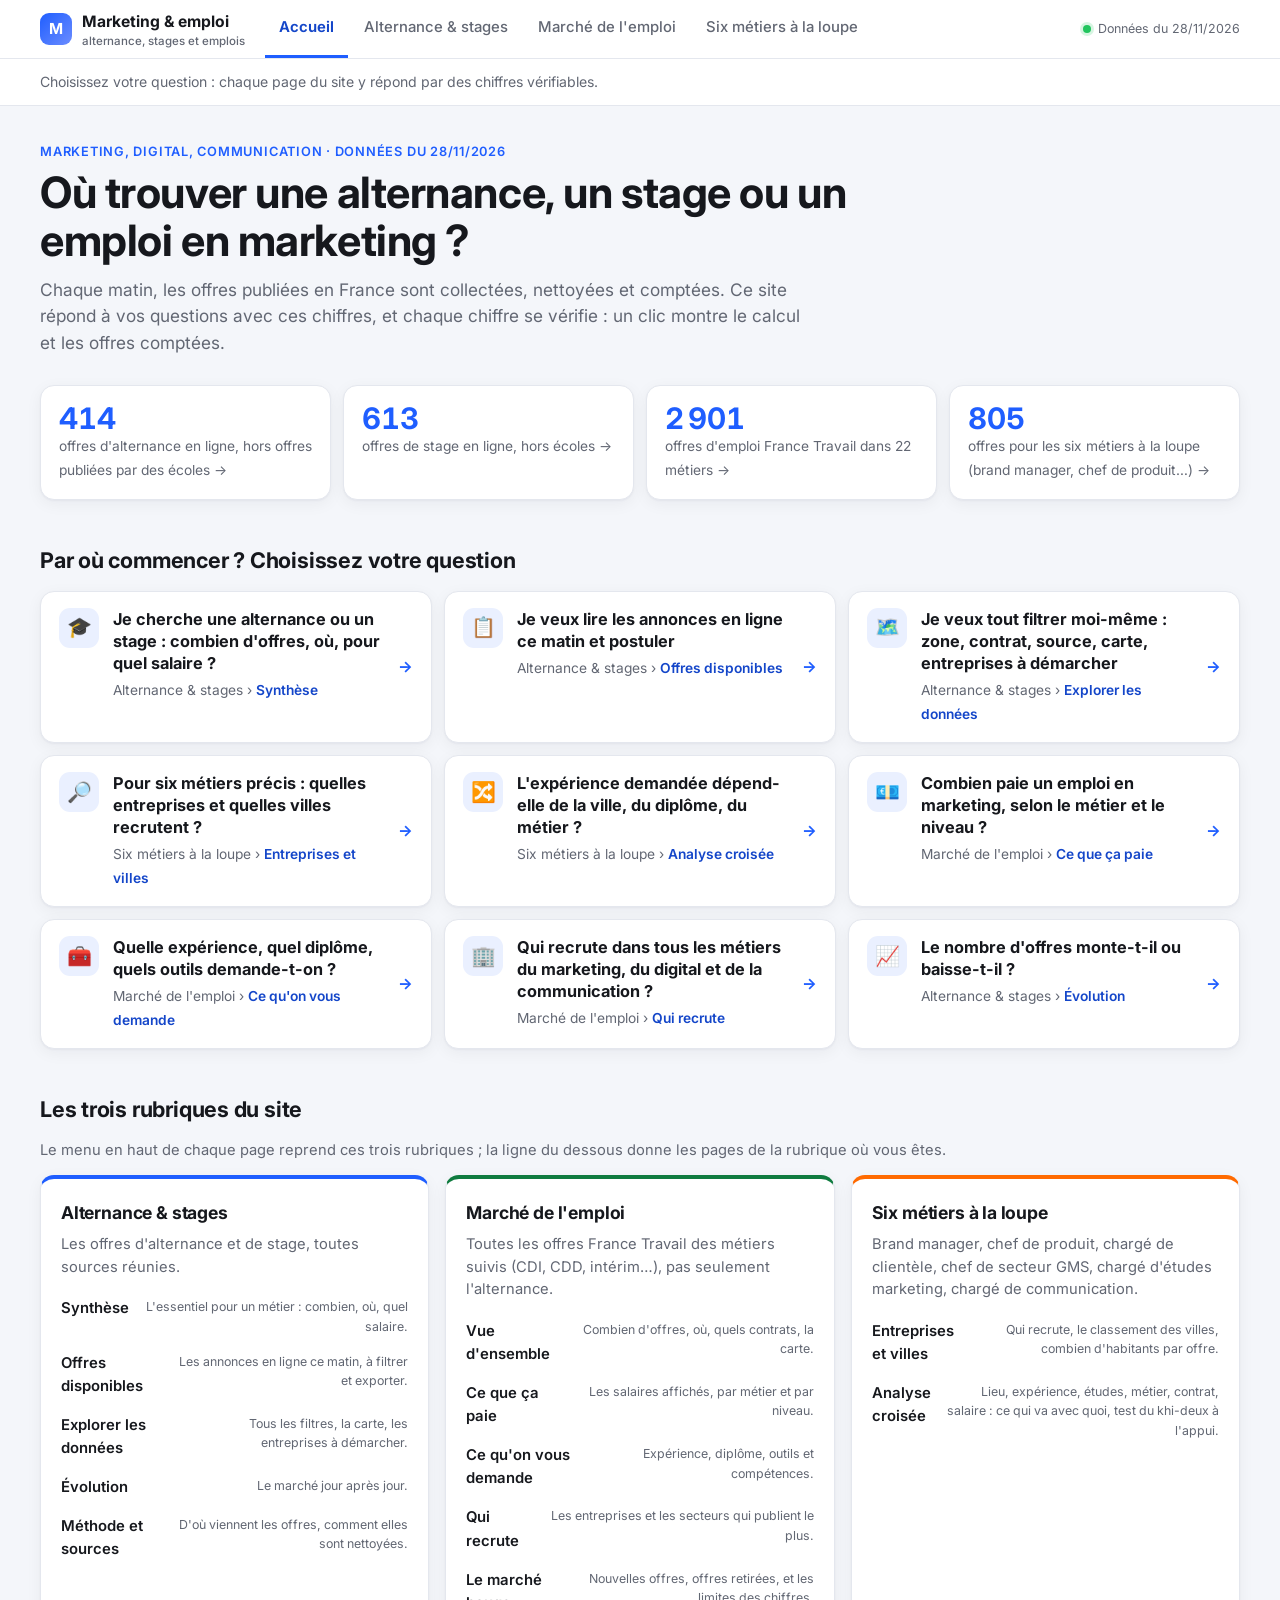
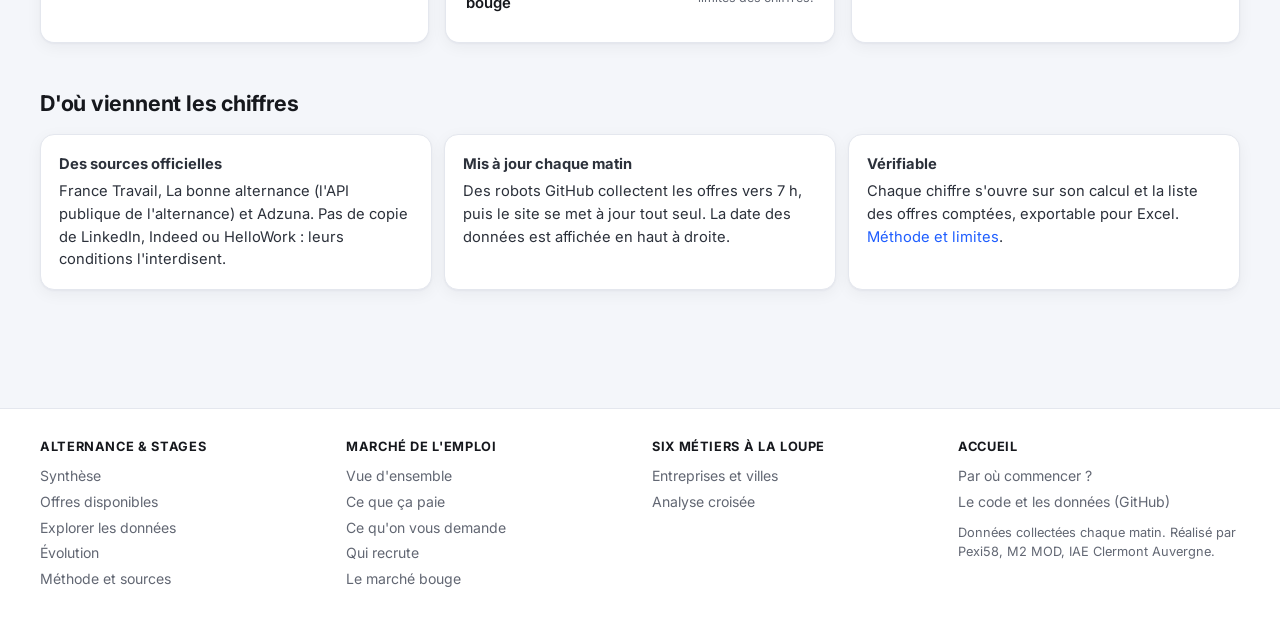
<file: index.html>
<!DOCTYPE html>
<html lang="fr">
<head>
<meta charset="utf-8">
<meta name="viewport" content="width=device-width, initial-scale=1">
<title>Marketing &amp; emploi — alternance, stages et emplois en marketing, digital et communication</title>
<meta name="description" content="Alternance, stages et emplois en marketing, digital et communication : combien d'offres, où, pour quel salaire, avec quelles compétences, chez qui. Données France Travail, La bonne alternance et Adzuna, mises à jour chaque matin ; chaque chiffre est vérifiable.">
<meta property="og:type" content="website">
<meta property="og:title" content="Marketing & emploi — alternance, stages et emplois">
<meta property="og:description" content="Combien d'offres, où, pour quel salaire, avec quelles compétences, chez qui. Mis à jour chaque matin ; chaque chiffre est vérifiable.">
<meta property="og:locale" content="fr_FR">
<meta name="twitter:card" content="summary">
<link rel="icon" href="data:image/svg+xml,%3Csvg xmlns='http://www.w3.org/2000/svg' viewBox='0 0 32 32'%3E%3Crect width='32' height='32' rx='8' fill='%231f5eff'/%3E%3Ctext x='16' y='22' font-family='Arial' font-size='18' font-weight='700' fill='white' text-anchor='middle'%3EM%3C/text%3E%3C/svg%3E">
<script>
  // Les anciens liens partagés (index.html#m=M1620) ouvraient la Synthèse d'un métier : on les y renvoie.
  if (/(^#|&)(m|c)=/.test(location.hash)) location.replace("presentation.html" + location.hash);
</script>
<link rel="preconnect" href="https://fonts.googleapis.com">
<link rel="stylesheet" href="https://fonts.googleapis.com/css2?family=Inter:wght@400;500;600;700&display=swap">
<link rel="stylesheet" href="assets/site.css?v=4">
<link rel="stylesheet" href="assets/navigation.css?v=2">
<script src="assets/navigation.js?v=2"></script>
<style>
  .accueil-hero { padding:10px 0 6px; }
  .accueil-hero h1 { font-size:clamp(1.8rem, 4vw, 2.7rem); line-height:1.12; margin:0 0 12px; max-width:820px; }
  .accueil-hero .chapo { font-size:1.12rem; color:var(--gris); max-width:760px; margin:0; }
  .chiffres a.chiffre { color:inherit; display:block; }
  .chiffres a.chiffre:hover { text-decoration:none; border-color:var(--accent); }
  .chiffres a.chiffre b { color:var(--accent); }
  .questions { display:grid; grid-template-columns:repeat(auto-fit, minmax(min(330px,100%), 1fr)); gap:12px; }
  a.question { display:flex; gap:14px; align-items:flex-start; background:#fff; border:1px solid var(--trait); border-radius:var(--rayon); padding:16px 18px; box-shadow:var(--ombre); color:var(--encre); transition:border-color .15s, transform .15s; }
  a.question:hover { text-decoration:none; border-color:var(--accent); transform:translateY(-1px); }
  a.question:focus-visible { outline:2px solid var(--accent); outline-offset:2px; }
  .question .icone { flex:none; width:40px; height:40px; border-radius:11px; display:grid; place-items:center; font-size:1.25rem; background:var(--accent-pale); }
  .question b { display:block; font-size:1.02rem; line-height:1.35; margin-bottom:4px; }
  .question span.ou { font-size:.86rem; color:var(--gris); }
  .question span.ou i { font-style:normal; font-weight:600; color:var(--accent-fonce); }
  .question .fleche { margin-left:auto; color:var(--accent); font-weight:700; align-self:center; }
  .rubriques-accueil { display:grid; grid-template-columns:repeat(auto-fit, minmax(min(300px,100%), 1fr)); gap:16px; }
  .rubrique { background:#fff; border:1px solid var(--trait); border-radius:var(--rayon); padding:20px; box-shadow:var(--ombre); border-top:4px solid var(--teinte, var(--accent)); }
  .rubrique h3 { margin:0 0 6px; font-size:1.1rem; }
  .rubrique h3 a { color:var(--encre); }
  .rubrique p { margin:0 0 12px; color:var(--gris); font-size:.92rem; }
  .rubrique ul { list-style:none; padding:0; margin:0; display:grid; gap:2px; }
  .rubrique li a { display:flex; justify-content:space-between; gap:10px; padding:7px 10px; margin:0 -10px; border-radius:8px; color:var(--encre); font-size:.93rem; }
  .rubrique li a small { color:var(--gris); text-align:right; }
  .rubrique li a:hover { background:#f3f6fc; text-decoration:none; }
  .rubrique li a:hover b { color:var(--accent); }
  .rubrique li b { font-weight:600; }
  .sources { display:grid; grid-template-columns:repeat(auto-fit, minmax(min(260px,100%), 1fr)); gap:12px; }
  .sources .carte p { margin:0; font-size:.92rem; color:#2c313b; }
  .sources .carte b { display:block; margin-bottom:4px; }
</style>
</head>
<body>
<div id="entete"></div>

<main class="page">
  <section class="hero accueil-hero">
    <p class="surtitre" id="surtitre">Marketing, digital, communication</p>
    <h1>Où trouver une alternance, un stage ou un emploi en marketing ?</h1>
    <p class="chapo">Chaque matin, les offres publiées en France sont collectées, nettoyées et comptées. Ce site répond à vos questions avec ces chiffres, et chaque chiffre se vérifie : un clic montre le calcul et les offres comptées.</p>
  </section>

  <div class="chiffres" id="chiffres" style="margin-top:22px"></div>

  <section class="section">
    <div class="section-tete"><h2>Par où commencer ? Choisissez votre question</h2></div>
    <div class="questions">
      <a class="question" href="presentation.html"><span class="icone" aria-hidden="true">🎓</span><span><b>Je cherche une alternance ou un stage : combien d'offres, où, pour quel salaire ?</b><span class="ou">Alternance &amp; stages › <i>Synthèse</i></span></span><span class="fleche" aria-hidden="true">→</span></a>
      <a class="question" href="offres.html"><span class="icone" aria-hidden="true">📋</span><span><b>Je veux lire les annonces en ligne ce matin et postuler</b><span class="ou">Alternance &amp; stages › <i>Offres disponibles</i></span></span><span class="fleche" aria-hidden="true">→</span></a>
      <a class="question" href="alternance.html"><span class="icone" aria-hidden="true">🗺️</span><span><b>Je veux tout filtrer moi-même : zone, contrat, source, carte, entreprises à démarcher</b><span class="ou">Alternance &amp; stages › <i>Explorer les données</i></span></span><span class="fleche" aria-hidden="true">→</span></a>
      <a class="question" href="metiers-cibles.html"><span class="icone" aria-hidden="true">🔎</span><span><b>Pour six métiers précis : quelles entreprises et quelles villes recrutent ?</b><span class="ou">Six métiers à la loupe › <i>Entreprises et villes</i></span></span><span class="fleche" aria-hidden="true">→</span></a>
      <a class="question" href="croisements.html"><span class="icone" aria-hidden="true">🔀</span><span><b>L'expérience demandée dépend-elle de la ville, du diplôme, du métier ?</b><span class="ou">Six métiers à la loupe › <i>Analyse croisée</i></span></span><span class="fleche" aria-hidden="true">→</span></a>
      <a class="question" href="salaires.html"><span class="icone" aria-hidden="true">💶</span><span><b>Combien paie un emploi en marketing, selon le métier et le niveau ?</b><span class="ou">Marché de l'emploi › <i>Ce que ça paie</i></span></span><span class="fleche" aria-hidden="true">→</span></a>
      <a class="question" href="exigences.html"><span class="icone" aria-hidden="true">🧰</span><span><b>Quelle expérience, quel diplôme, quels outils demande-t-on ?</b><span class="ou">Marché de l'emploi › <i>Ce qu'on vous demande</i></span></span><span class="fleche" aria-hidden="true">→</span></a>
      <a class="question" href="recruteurs.html"><span class="icone" aria-hidden="true">🏢</span><span><b>Qui recrute dans tous les métiers du marketing, du digital et de la communication ?</b><span class="ou">Marché de l'emploi › <i>Qui recrute</i></span></span><span class="fleche" aria-hidden="true">→</span></a>
      <a class="question" href="evolution.html"><span class="icone" aria-hidden="true">📈</span><span><b>Le nombre d'offres monte-t-il ou baisse-t-il ?</b><span class="ou">Alternance &amp; stages › <i>Évolution</i></span></span><span class="fleche" aria-hidden="true">→</span></a>
    </div>
  </section>

  <section class="section">
    <div class="section-tete"><h2>Les trois rubriques du site</h2><p>Le menu en haut de chaque page reprend ces trois rubriques ; la ligne du dessous donne les pages de la rubrique où vous êtes.</p></div>
    <div class="rubriques-accueil" id="rubriques"></div>
  </section>

  <section class="section">
    <div class="section-tete"><h2>D'où viennent les chiffres</h2></div>
    <div class="sources">
      <div class="carte"><p><b>Des sources officielles</b>France Travail, La bonne alternance (l'API publique de l'alternance) et Adzuna. Pas de copie de LinkedIn, Indeed ou HelloWork : leurs conditions l'interdisent.</p></div>
      <div class="carte"><p><b>Mis à jour chaque matin</b>Des robots GitHub collectent les offres vers 7 h, puis le site se met à jour tout seul. La date des données est affichée en haut à droite.</p></div>
      <div class="carte"><p><b>Vérifiable</b>Chaque chiffre s'ouvre sur son calcul et la liste des offres comptées, exportable pour Excel. <a href="alternance.html#fiabilite">Méthode et limites</a>.</p></div>
    </div>
  </section>
</main>

<script src="data/accueil.js"></script>
<script src="data/historique/stats.js"></script>
<script>
(() => {
  const A = window.ACCUEIL || {}, E = window.EVOLUTION || {};
  const jour = (E.jours || []).slice(-1)[0] || {};
  const nb = n => n == null ? "—" : Number(n).toLocaleString("fr-FR");
  const dateFr = d => { const m = /^(\d{4})-(\d{2})-(\d{2})/.exec(d || ""); return m ? `${m[3]}/${m[2]}/${m[1]}` : ""; };
  const date = A.date || jour.date;
  if (date) {
    document.getElementById("surtitre").textContent = `Marketing, digital, communication · données du ${dateFr(date)}`;
    Navigation.poser(`Données du ${dateFr(date)}`);
  }
  document.getElementById("chiffres").innerHTML = [
    ["presentation.html", jour.alternance, "offres d'alternance en ligne, hors offres publiées par des écoles", "Alternance & stages"],
    ["presentation.html#c=stage", jour.stage, "offres de stage en ligne, hors écoles", "Alternance & stages"],
    ["marche.html", A.emplois, `offres d'emploi France Travail dans ${A.metiers_suivis || 22} métiers`, "Marché de l'emploi"],
    ["metiers-cibles.html", A.six_metiers, "offres pour les six métiers à la loupe (brand manager, chef de produit…)", "Six métiers"],
  ].filter(c => c[1] != null).map(([url, v, l, r]) =>
    `<a class="chiffre" href="${url}"><b>${nb(v)}</b><span>${l} →</span></a>`).join("");
  // Les trois rubriques, avec leurs pages : la même liste que le menu (assets/navigation.js).
  const teintes = { alternance: "#1f5eff", marche: "#0f7b3f", six: "#ff6a00" };
  document.getElementById("rubriques").innerHTML = Navigation.RUBRIQUES.slice(1).map(r => `
    <div class="rubrique" style="--teinte:${teintes[r.id]}"><h3><a href="${r.url}">${r.titre}</a></h3><p>${r.dit}</p>
      <ul>${r.pages.map(([p, l, d]) => `<li><a href="${p}"><b>${l}</b><small>${d || ""}</small></a></li>`).join("")}</ul></div>`).join("");
})();
</script>
</body>
</html>
</file>
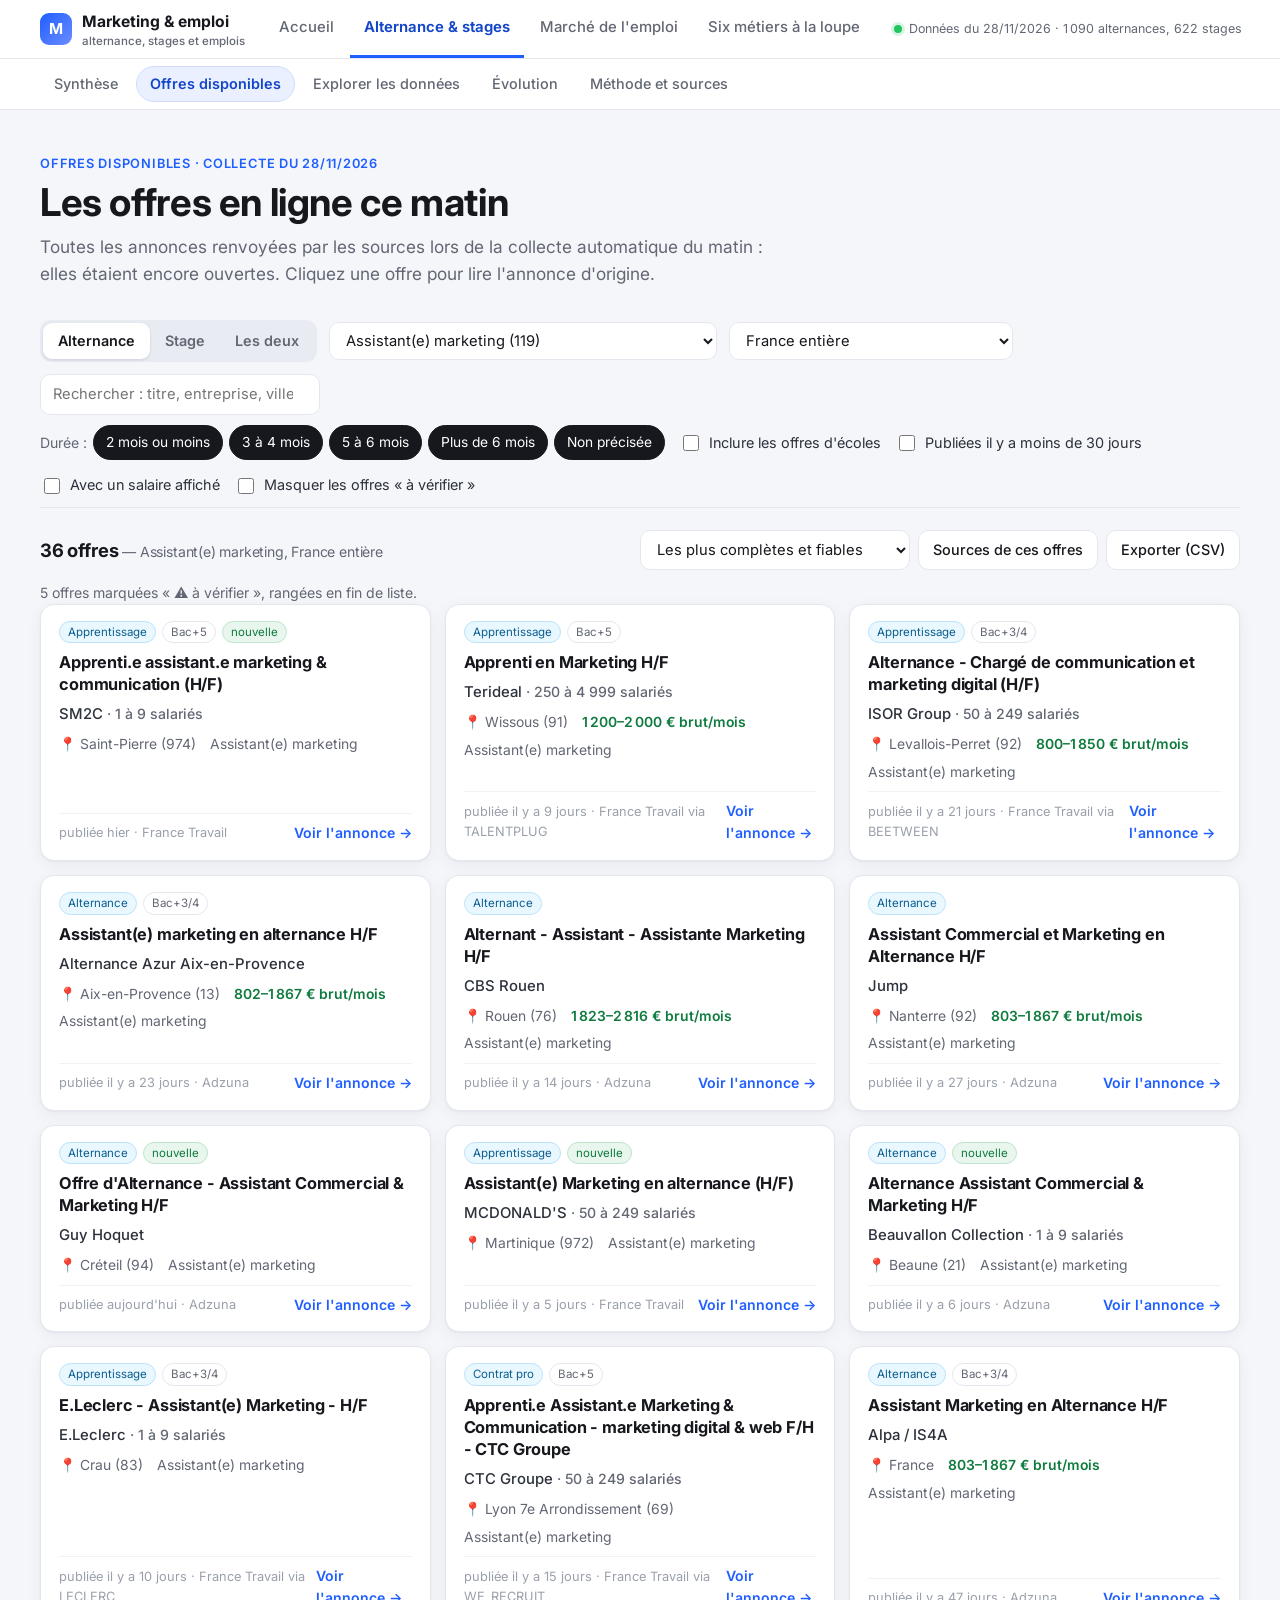
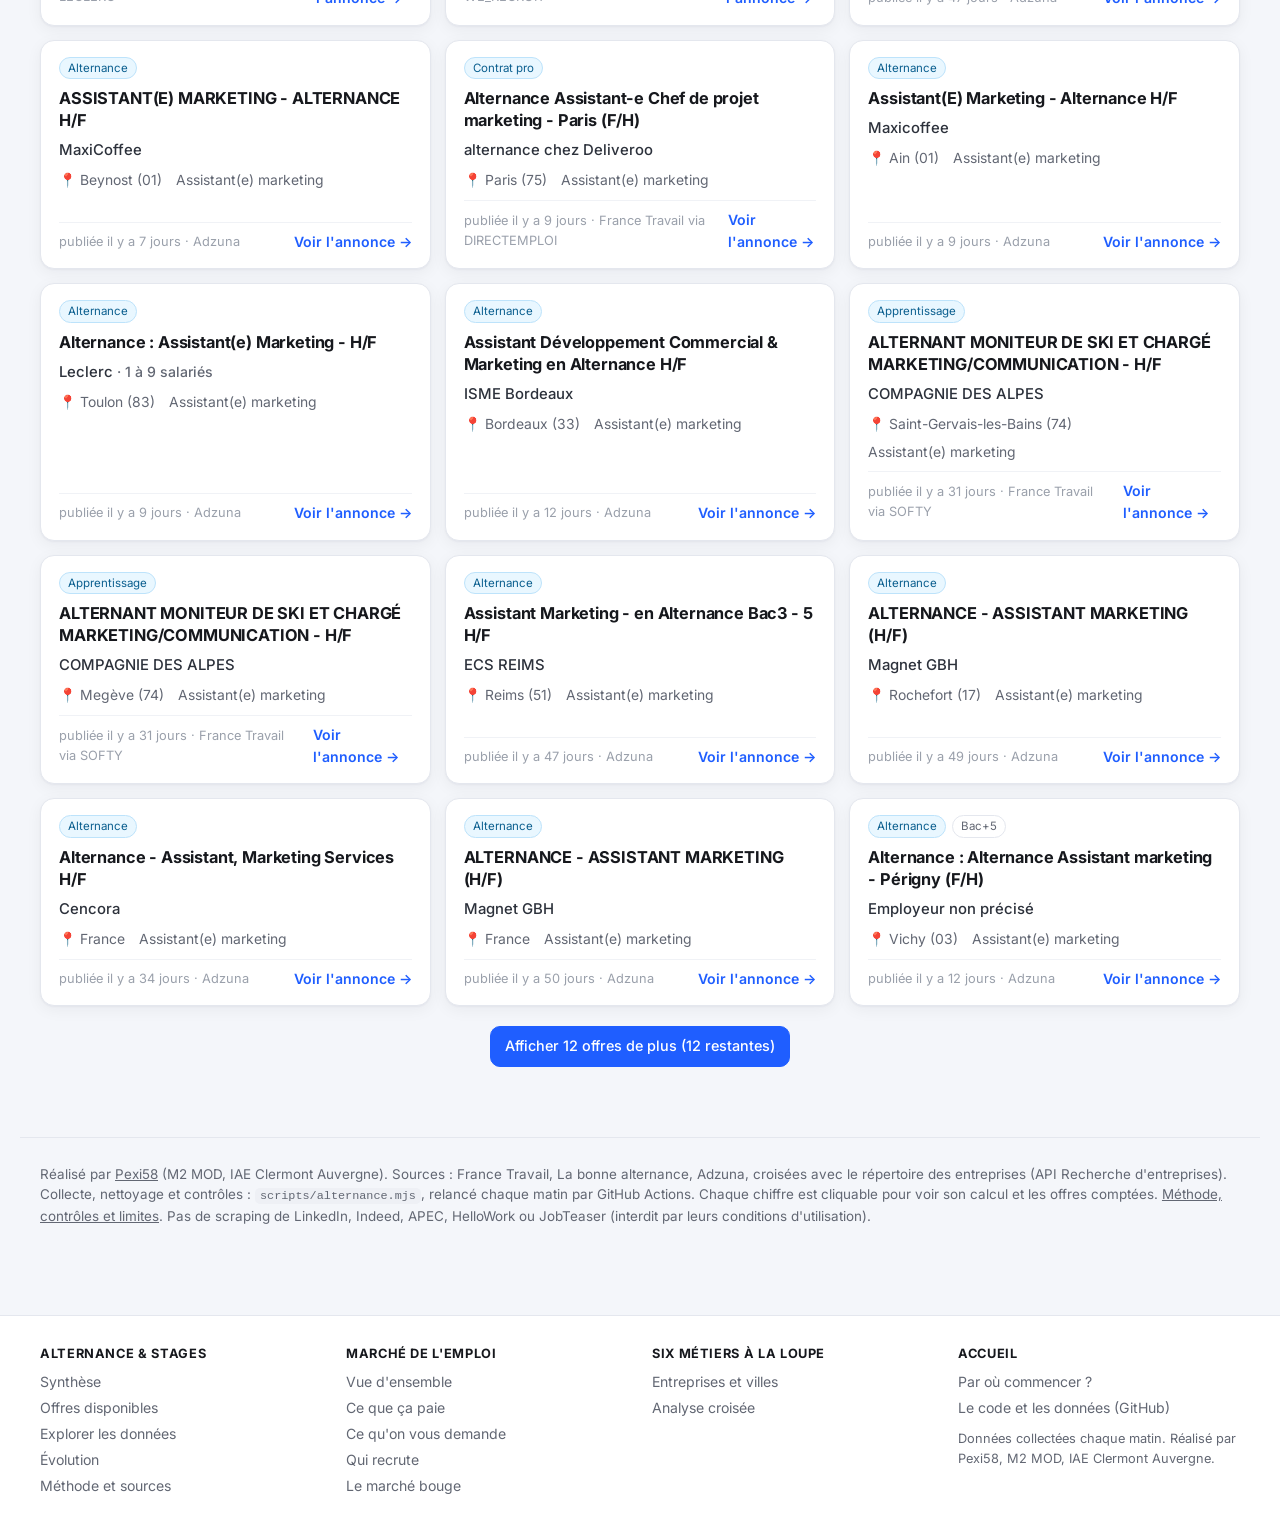
<file: offres.html>
<!DOCTYPE html>
<html lang="fr">
<head>
<meta charset="utf-8">
<meta name="viewport" content="width=device-width, initial-scale=1">
<title>Offres disponibles — alternance et stages en marketing, digital et communication</title>
<meta name="description" content="Alternance et stages en marketing, digital et communication : combien d'offres, où, pour quel salaire, avec quelles compétences. Données France Travail, La bonne alternance et Adzuna, mises à jour chaque matin ; chaque chiffre est vérifiable.">
<meta property="og:type" content="website">
<meta property="og:title" content="Offres disponibles — alternance et stages en marketing">
<meta property="og:description" content="Alternance et stages en marketing, digital et communication : combien d'offres, où, pour quel salaire, avec quelles compétences. Données France Travail, La bonne alternance et Adzuna, mises à jour chaque matin ; chaque chiffre est vérifiable.">
<meta property="og:locale" content="fr_FR">
<meta name="twitter:card" content="summary">
<link rel="icon" href="data:image/svg+xml,%3Csvg xmlns='http://www.w3.org/2000/svg' viewBox='0 0 32 32'%3E%3Crect width='32' height='32' rx='8' fill='%231f5eff'/%3E%3Ctext x='16' y='22' font-family='Arial' font-size='18' font-weight='700' fill='white' text-anchor='middle'%3EA%3C/text%3E%3C/svg%3E">
<link rel="preconnect" href="https://fonts.googleapis.com">
<link rel="stylesheet" href="https://fonts.googleapis.com/css2?family=Inter:wght@400;500;600;700&display=swap">
<link rel="stylesheet" href="assets/site.css?v=4">
<link rel="stylesheet" href="assets/verif.css?v=1">
<style>
  .filtres2 { display:flex; gap:14px; flex-wrap:wrap; align-items:center; margin-top:10px; }
  .filtres2[hidden] { display:none; }
  .resultats-tete { display:flex; align-items:center; gap:12px; flex-wrap:wrap; margin:22px 0 12px; }
  .resultats-tete h2 { font-size:1.15rem; margin:0; }
  .resultats-tete .droite { margin-left:auto; display:flex; gap:8px; flex-wrap:wrap; }
  .offres { display:grid; grid-template-columns:repeat(auto-fill, minmax(min(360px,100%), 1fr)); gap:14px; }
  .offre { display:flex; flex-direction:column; gap:8px; background:var(--carte); border:1px solid var(--trait); border-radius:var(--rayon); padding:16px 18px; box-shadow:var(--ombre); transition:border-color .15s, transform .15s; }
  .offre:hover { border-color:#b9ccff; transform:translateY(-1px); }
  .offre .etiquettes { display:flex; gap:6px; flex-wrap:wrap; }
  .offre h3 { font-size:1.02rem; line-height:1.35; margin:0; }
  .offre h3 a { color:var(--encre); } .offre h3 a:hover { color:var(--accent); }
  .offre .qui { font-weight:500; color:#2c313b; font-size:.93rem; }
  .offre .infos { color:var(--gris); font-size:.87rem; display:flex; gap:6px 14px; flex-wrap:wrap; }
  .offre .sal { color:var(--vert); font-weight:600; }
  .offre .bas { margin-top:auto; display:flex; align-items:center; gap:10px; padding-top:8px; border-top:1px solid #f0f2f6; font-size:.8rem; color:var(--gris-clair); }
  .offre .bas a { margin-left:auto; font-weight:600; font-size:.88rem; }
  .vide-offres { text-align:center; padding:40px 20px; color:var(--gris); }
  input.champ[type=search] { min-width:min(280px, 100%); }
</style>
<link rel="stylesheet" href="assets/navigation.css?v=2">
<script src="assets/navigation.js?v=2"></script>
</head>
<body>
<div id="entete"></div>

<main class="page">
  <section class="hero">
    <p class="surtitre" id="o-surtitre">Offres disponibles</p>
    <h1>Les offres en ligne ce matin</h1>
    <p class="chapo">Toutes les annonces renvoyées par les sources lors de la collecte automatique du matin : elles étaient encore ouvertes. Cliquez une offre pour lire l'annonce d'origine.</p>
  </section>

  <div class="selection"><div class="selection-int">
    <div class="segments" id="o-contrat" role="group" aria-label="Type d'offre">
      <button data-c="alternance">Alternance</button><button data-c="stage">Stage</button><button data-c="tous">Les deux</button>
    </div>
    <select class="champ" id="o-metier" aria-label="Métier"></select>
    <select class="champ" id="o-zone" aria-label="Zone"></select>
    <input class="champ" id="o-mot" type="search" placeholder="Rechercher : titre, entreprise, ville…" aria-label="Recherche">
  </div>
  <div class="filtres2">
    <div id="o-durees-bloc" class="puces" aria-label="Durée du stage"></div>
    <label class="case"><input type="checkbox" id="o-ecoles"> Inclure les offres d'écoles</label>
    <label class="case"><input type="checkbox" id="o-recentes"> Publiées il y a moins de 30 jours</label>
    <label class="case"><input type="checkbox" id="o-salaire"> Avec un salaire affiché</label>
    <label class="case"><input type="checkbox" id="o-fiables"> Masquer les offres « à vérifier »</label>
  </div></div>

  <div class="resultats-tete">
    <h2 id="o-compte">Offres</h2>
    <div class="droite">
      <select class="champ" id="o-tri" aria-label="Trier">
        <option value="fiabilite">Les plus complètes et fiables</option><option value="date">Les plus récentes</option><option value="salaire">Salaire affiché</option><option value="ville">Ville (A → Z)</option>
      </select>
      <button class="bouton" id="o-verif">Sources de ces offres</button>
      <button class="bouton" id="o-csv">Exporter (CSV)</button>
    </div>
  </div>
  <p class="note retirees" id="o-retirees"></p>
  <div class="offres" id="o-liste"></div>
  <div style="text-align:center;margin-top:20px"><button class="bouton plein" id="o-plus" hidden>Afficher plus d'offres</button></div>
</main>

<div id="pied"></div>

<script src="data/alternance.js"></script>
<script src="assets/site.js?v=7"></script>
<script src="assets/verif.js?v=2"></script>
<script src="assets/offres.js?v=3"></script>
</body>
</html>
</file>
<file: assets/site.css>
/* ============================================================
   site.css — le style commun des pages Synthèse, Explorer et Offres.
   (Les pages du cours gardent assets/commun.css.)
   ============================================================ */
:root {
  --encre:#16181d; --gris:#626773; --gris-clair:#9aa0ab; --fond:#f4f6fa; --carte:#fff; --trait:#e4e7ee;
  --accent:#1f5eff; --accent-fonce:#1446c9; --accent-pale:#eaf0ff; --orange:#ff6a00; --vert:#0f7b3f; --rouge:#c5221f;
  --rayon:14px; --ombre:0 1px 2px rgba(16,24,40,.04), 0 4px 16px rgba(16,24,40,.05);
  --police:"Inter", system-ui, -apple-system, "Segoe UI", Roboto, sans-serif;
}
* { box-sizing:border-box; }
html { scroll-behavior:smooth; scroll-padding-top:130px; }
body { margin:0; font:15.5px/1.55 var(--police); color:var(--encre); background:var(--fond); -webkit-font-smoothing:antialiased; }
a { color:var(--accent); text-decoration:none; } a:hover { text-decoration:underline; }
h1, h2, h3 { letter-spacing:-.01em; }
code { font-size:.88em; background:#eef0f5; padding:1px 5px; border-radius:5px; }

/* ---- En-tête commun ---- */
.entete { position:sticky; top:0; z-index:50; background:rgba(255,255,255,.92); backdrop-filter:saturate(1.4) blur(10px); border-bottom:1px solid var(--trait); }
.entete-int { max-width:1240px; margin:0 auto; padding:10px 20px; display:flex; align-items:center; gap:22px; flex-wrap:wrap; }
.marque { display:flex; align-items:center; gap:10px; font-weight:700; color:var(--encre); white-space:nowrap; }
.marque:hover { text-decoration:none; }
.marque i { width:30px; height:30px; border-radius:9px; background:linear-gradient(135deg, var(--accent), #6b8cff); display:grid; place-items:center; color:#fff; font-style:normal; font-size:.9rem; }
.marque small { display:block; font-weight:500; color:var(--gris); font-size:.74rem; line-height:1.1; }
.menu { display:flex; gap:4px; flex-wrap:wrap; }
.menu a { padding:7px 13px; border-radius:9px; color:var(--gris); font-weight:500; font-size:.92rem; }
.menu a:hover { background:#f0f2f7; color:var(--encre); text-decoration:none; }
.menu a.ici { background:var(--accent-pale); color:var(--accent-fonce); font-weight:600; }
.fraicheur { margin-left:auto; font-size:.8rem; color:var(--gris); display:flex; align-items:center; gap:7px; }
.fraicheur::before { content:""; width:8px; height:8px; border-radius:50%; background:#22c55e; box-shadow:0 0 0 3px rgba(34,197,94,.18); }

/* ---- Mise en page ---- */
.page { max-width:1240px; margin:0 auto; padding:26px 20px 70px; }
.hero { padding:18px 0 8px; }
.hero .surtitre { color:var(--accent); font-weight:600; font-size:.8rem; text-transform:uppercase; letter-spacing:.06em; margin:0 0 6px; }
.hero h1 { font-size:clamp(1.6rem, 3.2vw, 2.4rem); line-height:1.15; margin:0 0 10px; }
.hero p.chapo { font-size:1.08rem; color:var(--gris); margin:0; max-width:760px; }
.section { margin-top:44px; }
.section-tete { display:flex; align-items:baseline; gap:12px; margin-bottom:14px; flex-wrap:wrap; }
.section-tete h2 { font-size:1.35rem; margin:0; }
.section-tete .num { color:var(--accent); font-weight:700; font-size:.85rem; background:var(--accent-pale); border-radius:7px; padding:2px 8px; }
.section-tete p { margin:0; color:var(--gris); font-size:.92rem; flex-basis:100%; }
.grille { display:grid; grid-template-columns:repeat(auto-fit, minmax(min(420px,100%), 1fr)); gap:16px; }
.large { grid-column:1 / -1; }

/* ---- Cartes et graphiques ---- */
.carte { background:var(--carte); border:1px solid var(--trait); border-radius:var(--rayon); padding:18px; box-shadow:var(--ombre); }
.carte h3 { margin:0 0 10px; font-size:1rem; }
.carte h3 small { font-weight:400; color:var(--gris); }
.zone { position:relative; height:320px; }
.note { color:var(--gris); font-size:.88rem; }
.lecture { margin:12px 0 0; font-size:.92rem; line-height:1.5; color:#2c313b; }
.lecture b:first-child { color:var(--accent); }

/* ---- Chiffres-clés ---- */
.chiffres { display:grid; grid-template-columns:repeat(auto-fit, minmax(min(210px,100%), 1fr)); gap:12px; }
.chiffre { background:var(--carte); border:1px solid var(--trait); border-radius:var(--rayon); padding:16px 18px; box-shadow:var(--ombre); transition:border-color .15s, transform .15s; }
.chiffre b { display:block; font-size:1.85rem; line-height:1.1; color:var(--encre); font-variant-numeric:tabular-nums; }
.chiffre span { color:var(--gris); font-size:.86rem; }
.chiffre.verifiable:hover { transform:translateY(-1px); }
.chiffre.fort b { color:var(--accent); }

/* ---- Barre de sélection (collante sous l'en-tête) ---- */
.selection { position:sticky; top:57px; z-index:40; background:rgba(244,246,250,.94); backdrop-filter:blur(8px); padding:10px 0; margin:14px 0 0; border-bottom:1px solid var(--trait); }
.selection-int { display:flex; gap:12px; flex-wrap:wrap; align-items:center; }
.segments { display:inline-flex; background:#e8ebf2; border-radius:11px; padding:3px; }
.segments button { font:inherit; font-size:.9rem; font-weight:600; border:0; background:transparent; color:var(--gris); padding:7px 15px; border-radius:9px; cursor:pointer; }
.segments button.actif { background:#fff; color:var(--encre); box-shadow:0 1px 3px rgba(16,24,40,.12); }
.champ { font:inherit; font-size:.92rem; padding:8px 12px; border:1px solid var(--trait); border-radius:10px; background:#fff; color:var(--encre); min-height:38px; }
select.champ { padding-right:30px; }
.champ:focus, .segments button:focus-visible, .bouton:focus-visible { outline:2px solid var(--accent); outline-offset:1px; }
.case { display:inline-flex; align-items:center; gap:7px; font-size:.9rem; color:#2c313b; cursor:pointer; }
.case input { accent-color:var(--accent); width:16px; height:16px; }
.bouton { font:inherit; font-size:.9rem; font-weight:500; padding:8px 14px; border:1px solid var(--trait); border-radius:10px; background:#fff; color:var(--encre); cursor:pointer; }
.bouton:hover { border-color:var(--accent); color:var(--accent); }
.bouton.plein { background:var(--accent); border-color:var(--accent); color:#fff; }
.bouton.plein:hover { background:var(--accent-fonce); color:#fff; }
.puces { display:flex; gap:6px; flex-wrap:wrap; }
.puces button { font:inherit; font-size:.86rem; padding:6px 12px; border:1px solid var(--trait); border-radius:99px; background:#fff; cursor:pointer; color:#2c313b; }
.puces button.actif { background:var(--encre); border-color:var(--encre); color:#fff; }

/* ---- Blocs « idée + graphique » de la synthèse ---- */
.idee { display:grid; grid-template-columns:minmax(260px, 5fr) 7fr; gap:18px; align-items:start; }
.idee .texte h2 { font-size:1.3rem; margin:4px 0 10px; }
.idee .retenir { font-size:1.05rem; line-height:1.55; background:var(--carte); border:1px solid var(--trait); border-left:4px solid var(--accent); border-radius:12px; padding:14px 16px; box-shadow:var(--ombre); }
.idee .retenir b { color:var(--accent-fonce); }
.idee .source { color:var(--gris); font-size:.82rem; margin:10px 0 0; }
.idee .graphes { display:grid; gap:16px; }
.idee .graphes.deux { grid-template-columns:1fr 1fr; }

/* ---- Sommaire latéral (grands écrans) ---- */
.avec-sommaire { display:grid; grid-template-columns:200px 1fr; gap:28px; align-items:start; }
.sommaire { position:sticky; top:140px; font-size:.88rem; }
.sommaire p { color:var(--gris-clair); text-transform:uppercase; letter-spacing:.06em; font-size:.72rem; margin:0 0 8px; font-weight:600; }
.sommaire a { display:block; color:var(--gris); padding:6px 10px; border-radius:8px; border-left:2px solid transparent; }
.sommaire a:hover { background:#eceff5; text-decoration:none; color:var(--encre); }
.sommaire a.ici { color:var(--accent-fonce); border-left-color:var(--accent); background:var(--accent-pale); font-weight:600; }

/* ---- Listes d'offres ---- */
.badge { display:inline-block; font-size:.72rem; line-height:1.6; padding:1px 8px; border-radius:99px; border:1px solid var(--trait); color:var(--gris); white-space:nowrap; background:#fff; }
.badge.ecole { background:#fff3e8; border-color:#ffd0a8; color:#a34700; }
.badge.src { background:var(--accent-pale); border-color:#cfdcff; color:var(--accent-fonce); }
.badge.ok { background:#e8f6ee; border-color:#bfe5cd; color:var(--vert); }
.badge.stage { background:#f3ecff; border-color:#dccbff; color:#5b2bbf; }
.badge.alt { background:#e9f7ff; border-color:#bde3fb; color:#0b5f8f; }

/* ---- Pied de page ---- */
.pied { max-width:1240px; margin:0 auto; padding:26px 20px 40px; color:var(--gris); font-size:.84rem; border-top:1px solid var(--trait); }
.pied a { color:var(--gris); text-decoration:underline; }

@media (max-width:1000px) { .avec-sommaire { grid-template-columns:1fr; } .sommaire { display:none; } }
@media (max-width:820px) { .idee, .idee .graphes.deux { grid-template-columns:1fr; } .fraicheur { margin-left:0; } .selection { top:0; position:relative; } }
@media (max-width:520px) { .page { padding:18px 14px 50px; } .entete-int { padding:8px 14px; gap:10px; } .zone { height:280px; } }
@media print {
  .entete, .selection, .sommaire, .pied, .lien-verif { display:none !important; }
  body { background:#fff; } .avec-sommaire { display:block; } .section { break-inside:avoid; }
  .carte, .chiffre, .idee .retenir { box-shadow:none; }
}

/* Tuiles cliquables : de vrais boutons (clavier, lecteurs d'écran), qui gardent l'allure d'une carte. */
button.chiffre { font:inherit; text-align:left; cursor:pointer; width:100%; }
.chiffre:focus-visible, .retenir:focus-visible { outline:2px solid var(--accent); outline-offset:2px; }
/* Texte lu par les lecteurs d'écran seulement (le tableau de valeurs sous chaque graphique). */
.sr-only { position:absolute; width:1px; height:1px; padding:0; margin:-1px; overflow:hidden; clip:rect(0,0,0,0); white-space:nowrap; border:0; }
/* Avertissement (stages, petits effectifs). */
.alerte { background:#fff7e6; border:1px solid #ffd591; border-left:4px solid var(--orange); border-radius:12px; padding:12px 16px; margin:16px 0 0; font-size:.93rem; }
.alerte b { color:#8a4b00; }
/* Minima légaux. */
table.legal { border-collapse:collapse; width:100%; font-size:.86rem; margin-top:12px; }
table.legal caption { text-align:left; font-weight:600; margin-bottom:6px; }
table.legal th, table.legal td { border-bottom:1px solid var(--trait); padding:5px 6px; text-align:left; }
table.legal small { color:var(--gris); }
/* À lire avec prudence (contrôles de sens). */
.vigilance li { cursor:pointer; } .vigilance li:hover b, .vigilance li:focus-visible b { text-decoration:underline; }
.titres { margin:8px 0 0; padding-left:18px; font-size:.9rem; color:var(--gris); }

/* Offres douteuses. */
.badge.alerte { background:#fff4e5; border-color:#ffc27a; color:#8a4b00; }
.sal-douteux { color:#8a4b00; text-decoration:line-through; text-decoration-color:#ffc27a; }
.retirees { margin:6px 0 0; font-size:.88rem; }

/* Petits écrans (26/11/2026) : rien ne doit dépasser de l'écran. */
.champ, select.champ { max-width:100%; min-width:0; }
table.sr-only { display:block; }   /* un tableau ignore width:1px : en bloc, il reste invisible sans élargir la page */
</file>
<file: assets/navigation.css>
/* ============================================================
   navigation.css — la barre de navigation et le plan du site,
   identiques sur toutes les pages (avec site.css ou commun.css).
   ============================================================ */
.barre-site, .plan-site {
  --n-encre:#16181d; --n-gris:#626773; --n-trait:#e4e7ee; --n-accent:#1f5eff; --n-accent-fonce:#1446c9; --n-pale:#eaf0ff;
  font-family:"Inter", system-ui, -apple-system, "Segoe UI", Roboto, sans-serif;
}
.barre-int { max-width:1240px; margin:0 auto; padding:0 20px; }

/* Ligne du haut : collante */
.barre-haut { position:sticky; top:0; z-index:60; background:rgba(255,255,255,.95); backdrop-filter:saturate(1.4) blur(10px); border-bottom:1px solid var(--n-trait); }
.barre-haut .barre-int { display:flex; align-items:center; gap:20px; min-height:58px; }
.logo { display:flex; align-items:center; gap:10px; font-weight:700; color:var(--n-encre); white-space:nowrap; text-decoration:none; font-size:.98rem; }
.logo:hover { text-decoration:none; }
.logo i { width:32px; height:32px; border-radius:9px; background:linear-gradient(135deg, var(--n-accent), #6b8cff); display:grid; place-items:center; color:#fff; font-style:normal; font-size:.95rem; flex:none; }
.logo small { display:block; font-weight:500; color:var(--n-gris); font-size:.72rem; line-height:1.15; }
.rubriques { display:flex; gap:2px; align-self:stretch; }
.rubriques a { display:flex; align-items:center; padding:0 14px; color:var(--n-gris); font-weight:500; font-size:.93rem; text-decoration:none; border-bottom:3px solid transparent; white-space:nowrap; }
.rubriques a:hover { color:var(--n-encre); text-decoration:none; background:#f5f7fb; }
.rubriques a.ici { color:var(--n-accent-fonce); border-bottom-color:var(--n-accent); font-weight:650; }
.rubriques .court { display:none; }
.fraicheur-site { margin-left:auto; font-size:.78rem; color:var(--n-gris); display:flex; align-items:center; gap:7px; white-space:nowrap; }
.fraicheur-site::before { content:""; width:8px; height:8px; border-radius:50%; background:#22c55e; box-shadow:0 0 0 3px rgba(34,197,94,.18); flex:none; }

/* Ligne du bas : les pages de la rubrique */
.barre-bas { background:#fff; border-bottom:1px solid var(--n-trait); }
.barre-bas .barre-int { display:flex; align-items:center; min-height:46px; }
.barre-bas .menu { display:flex; flex-wrap:nowrap; gap:4px; overflow-x:auto; scrollbar-width:none; padding:7px 0; }
.barre-bas .menu::-webkit-scrollbar { display:none; }
.barre-bas .menu a { padding:6px 13px; border-radius:99px; color:var(--n-gris); font-weight:500; font-size:.9rem; white-space:nowrap; text-decoration:none; border:1px solid transparent; }
.barre-bas .menu a:hover { background:#f0f2f7; color:var(--n-encre); }
.barre-bas .menu a.ici { background:var(--n-pale); color:var(--n-accent-fonce); font-weight:600; border-color:#cfdcff; }
.rubrique-dit { margin:0; padding:10px 0; color:var(--n-gris); font-size:.88rem; }
.barre-site a:focus-visible, .plan-site a:focus-visible { outline:2px solid var(--n-accent); outline-offset:2px; border-radius:6px; }

/* Les éléments collants des pages se calent sous la barre (sa hauteur est mesurée par navigation.js) */
html { scroll-padding-top:calc(var(--haut-entete, 58px) + 70px); }
@media (min-width:821px) {
  .selection { top:var(--haut-entete, 58px) !important; }
  .sommaire { top:calc(var(--haut-entete, 58px) + 80px) !important; }
}
/* L'ancien en-tête des pages « Alternance » n'est plus posé ; au cas où une copie en cache le poserait. */
header.entete { display:none; }

/* Plan du site, en bas de chaque page */
.plan-site { background:#fff; border-top:1px solid var(--n-trait); margin-top:48px; padding:28px 0 34px; color:var(--n-gris); font-size:.88rem; }
.plan-site .barre-int { display:grid; grid-template-columns:repeat(auto-fit, minmax(min(210px,100%), 1fr)); gap:24px; }
.plan-site h2 { font-size:.8rem; text-transform:uppercase; letter-spacing:.05em; margin:0 0 8px; }
.plan-site h2 a { color:var(--n-encre); text-decoration:none; }
.plan-site ul { list-style:none; margin:0; padding:0; }
.plan-site li { margin:4px 0; }
.plan-site li a { color:var(--n-gris); text-decoration:none; }
.plan-site li a:hover { color:var(--n-accent); text-decoration:underline; }
.plan-site p { margin:10px 0 0; font-size:.8rem; }

@media (max-width:980px) {
  .barre-haut .barre-int { flex-wrap:wrap; gap:0 16px; padding-top:8px; }
  .rubriques { order:3; flex-basis:100%; overflow-x:auto; scrollbar-width:none; min-height:42px; }
  .rubriques::-webkit-scrollbar { display:none; }
  .rubriques a { padding:0 12px; }
  .rubriques a:first-child { padding-left:0; }
}
@media (max-width:520px) {
  .barre-int { padding:0 14px; }
  .logo small { display:none; }
  .fraicheur-site { font-size:.72rem; min-width:0; overflow:hidden; text-overflow:ellipsis; }
  .rubriques a { font-size:.9rem; padding:0 10px; }
  .rubriques .long { display:none; }
  .rubriques .court { display:inline; }
}
@media print { .barre-haut, .barre-bas, .plan-site { display:none !important; } }
</file>
<file: assets/verif.css>
/* verif.css — la fenêtre « Vérifier ce chiffre » et les éléments cliquables */
#verif { border:1px solid #e5e5ea; border-radius:14px; padding:0; width:min(980px, calc(100% - 24px)); max-height:calc(100vh - 40px); color:#1d1d1f; font:15px/1.5 system-ui, -apple-system, "Segoe UI", sans-serif; }
#verif::backdrop { background:rgba(0,0,0,.4); }
.verif-tete { position:sticky; top:0; display:flex; justify-content:space-between; gap:8px; padding:10px 16px; background:#fff; border-bottom:1px solid #e5e5ea; z-index:1; }
.verif-tete button { font:inherit; font-size:.9rem; padding:4px 12px; border:1px solid #e5e5ea; border-radius:8px; background:#fff; cursor:pointer; }
.verif-fermer { margin-left:auto; }
.verif-corps { padding:4px 20px 20px; overflow:auto; max-height:calc(100vh - 100px); }
.verif-corps h2 { font-size:1.3rem; margin:2px 0 10px; }
.verif-corps h3 { font-size:1rem; margin:18px 0 6px; color:#0a5cff; }
.verif-surtitre { color:#6e6e73; text-transform:uppercase; letter-spacing:.05em; font-size:.75rem; margin:14px 0 0; }
.verif-calcul { font-size:1.1rem; background:#f5f5f7; border-radius:10px; padding:10px 14px; }
.verif-note { color:#6e6e73; font-size:.88rem; }
.verif-sources { margin:0; padding-left:20px; }
.verif-corps button { font:inherit; font-size:.88rem; padding:4px 12px; border:1px solid #c6d7ff; border-radius:8px; background:#eef3ff; color:#0a4ad0; cursor:pointer; }
.verif-table { overflow-x:auto; }
.verif-table table, .verif-repart { width:100%; border-collapse:collapse; font-size:.86rem; }
.verif-table th, .verif-table td, .verif-repart th, .verif-repart td { text-align:left; padding:5px 8px; border-bottom:1px solid #eee; vertical-align:top; }
.verif-table th, .verif-repart th { color:#6e6e73; font-size:.75rem; text-transform:uppercase; letter-spacing:.03em; }
.verif-repart td.n { text-align:right; font-variant-numeric:tabular-nums; }
.verif-repart tr.cliquable { cursor:pointer; }
.verif-repart tr.cliquable:hover td { background:#eef3ff; }
.verif-corps a { color:#0a5cff; }
/* Ce qui ouvre la fenêtre */
.verifiable { cursor:pointer; }
.chiffre.verifiable:hover, .retenir.verifiable:hover, .nombres div.verifiable:hover { border-color:#0a5cff; box-shadow:0 0 0 2px rgba(10,92,255,.15); }
.lien-verif { font:inherit; font-size:.85rem; border:0; background:none; color:#0a5cff; cursor:pointer; padding:0; margin-left:6px; text-decoration:underline; text-underline-offset:2px; }
.indice-verif { color:#6e6e73; font-size:.85rem; margin:4px 0 12px; }
</file>
